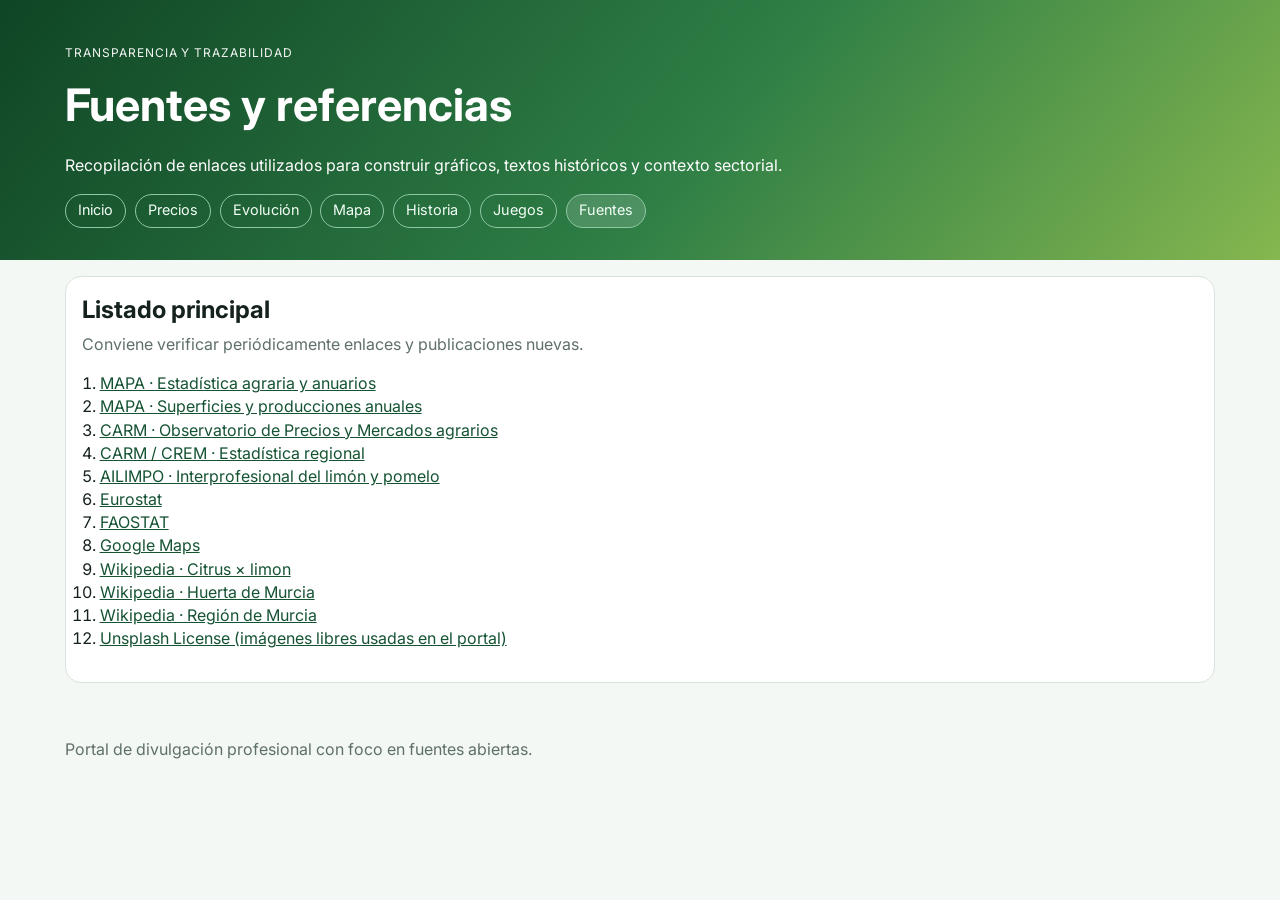
<file: fuentes.html>
<!doctype html>
<html lang="es">
  <head>
    <meta charset="UTF-8" />
    <meta name="viewport" content="width=device-width, initial-scale=1.0" />
    <title>Fuentes del Portal del Limón en Murcia</title>
    <link rel="preconnect" href="https://fonts.googleapis.com" />
    <link rel="preconnect" href="https://fonts.gstatic.com" crossorigin />
    <link href="https://fonts.googleapis.com/css2?family=Inter:wght@400;500;600;700;800&display=swap" rel="stylesheet" />
    <link rel="stylesheet" href="styles.css" />
  </head>
  <body>
    <header class="hero">
      <div class="container">
        <p class="eyebrow">Transparencia y trazabilidad</p>
        <h1>Fuentes y referencias</h1>
        <p>Recopilación de enlaces utilizados para construir gráficos, textos históricos y contexto sectorial.</p>
        <nav class="top-nav">
          <a href="index.html">Inicio</a>
          <a href="precios.html">Precios</a>
          <a href="evolucion.html">Evolución</a>
          <a href="mapa.html">Mapa</a>
          <a href="historia.html">Historia</a>
          <a href="juegos.html">Juegos</a>
          <a class="active" href="fuentes.html">Fuentes</a>
        </nav>
      </div>
    </header>

    <main class="container">
      <section class="card">
        <div class="section-head">
          <h2>Listado principal</h2>
          <p>Conviene verificar periódicamente enlaces y publicaciones nuevas.</p>
        </div>
        <ol class="sources-list">
          <li><a href="https://www.mapa.gob.es/es/estadistica/temas/default.aspx" target="_blank" rel="noopener noreferrer">MAPA · Estadística agraria y anuarios</a></li>
          <li><a href="https://www.mapa.gob.es/es/estadistica/temas/estadisticas-agrarias/agricultura/superficies-producciones-anuales-cultivos/" target="_blank" rel="noopener noreferrer">MAPA · Superficies y producciones anuales</a></li>
          <li><a href="https://www.carm.es/web/pagina?IDCONTENIDO=707&IDTIPO=100&RASTRO=c80$m22721" target="_blank" rel="noopener noreferrer">CARM · Observatorio de Precios y Mercados agrarios</a></li>
          <li><a href="https://econet.carm.es" target="_blank" rel="noopener noreferrer">CARM / CREM · Estadística regional</a></li>
          <li><a href="https://www.ailimpo.com/" target="_blank" rel="noopener noreferrer">AILIMPO · Interprofesional del limón y pomelo</a></li>
          <li><a href="https://ec.europa.eu/eurostat" target="_blank" rel="noopener noreferrer">Eurostat</a></li>
          <li><a href="https://www.fao.org/faostat/" target="_blank" rel="noopener noreferrer">FAOSTAT</a></li>
          <li><a href="https://maps.google.com" target="_blank" rel="noopener noreferrer">Google Maps</a></li>
          <li><a href="https://es.wikipedia.org/wiki/Citrus_%C3%97_limon" target="_blank" rel="noopener noreferrer">Wikipedia · Citrus × limon</a></li>
          <li><a href="https://es.wikipedia.org/wiki/Huerta_de_Murcia" target="_blank" rel="noopener noreferrer">Wikipedia · Huerta de Murcia</a></li>
          <li><a href="https://es.wikipedia.org/wiki/Regi%C3%B3n_de_Murcia" target="_blank" rel="noopener noreferrer">Wikipedia · Región de Murcia</a></li>
          <li><a href="https://unsplash.com/license" target="_blank" rel="noopener noreferrer">Unsplash License (imágenes libres usadas en el portal)</a></li>
        </ol>
      </section>
    </main>

    <footer class="container footer">
      <p>Portal de divulgación profesional con foco en fuentes abiertas.</p>
    </footer>
  </body>
</html>
</file>
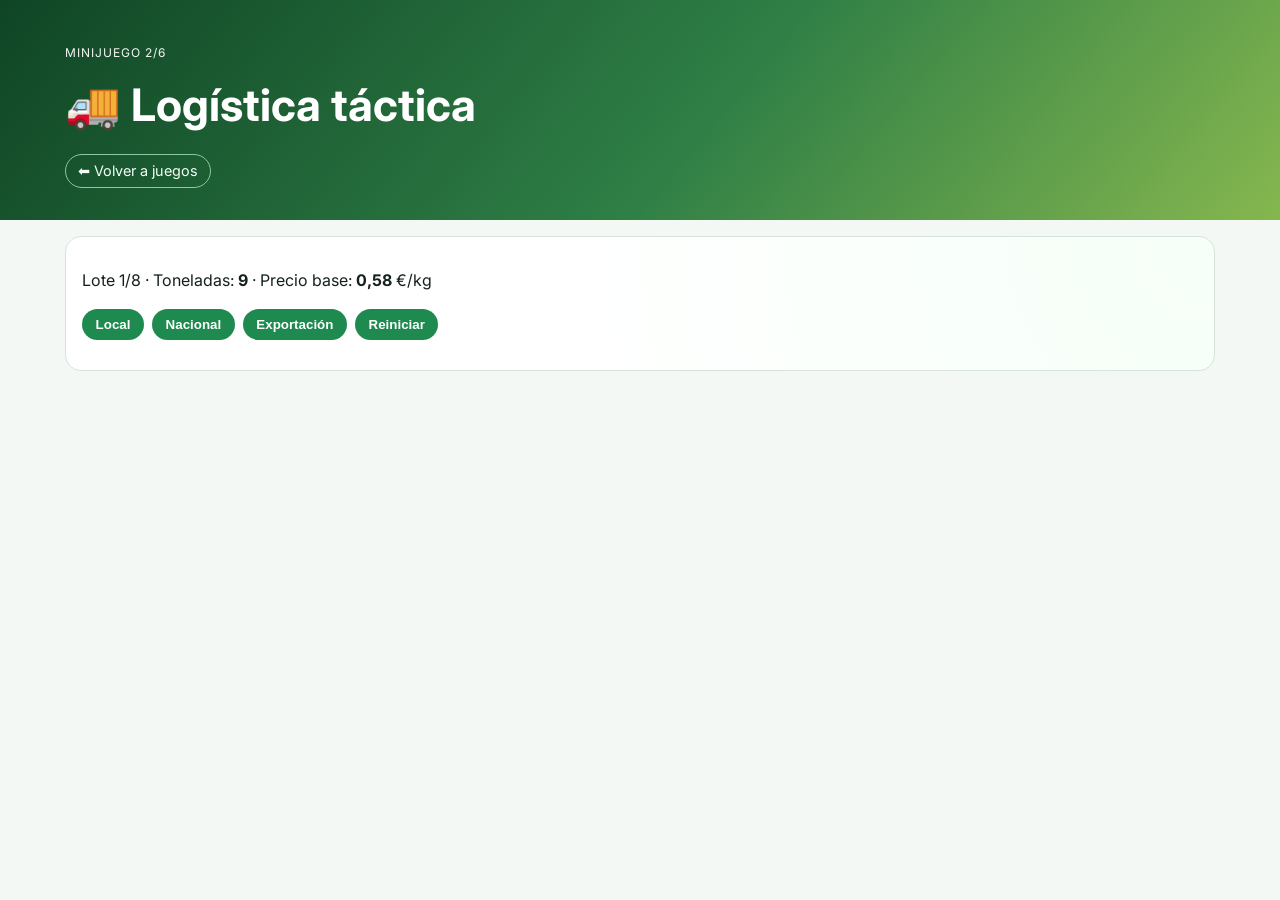
<file: juego-logistica.html>
<!doctype html>
<html lang="es">
  <head><meta charset="UTF-8" /><meta name="viewport" content="width=device-width, initial-scale=1.0" /><title>Logística Táctica</title><link rel="preconnect" href="https://fonts.googleapis.com" /><link rel="preconnect" href="https://fonts.gstatic.com" crossorigin /><link href="https://fonts.googleapis.com/css2?family=Inter:wght@400;500;600;700;800&display=swap" rel="stylesheet" /><link rel="stylesheet" href="styles.css" /></head>
  <body data-game="logistica">
    <header class="hero"><div class="container"><p class="eyebrow">Minijuego 2/6</p><h1>🚚 Logística táctica</h1><nav class="top-nav"><a href="juegos.html">⬅ Volver a juegos</a></nav></div></header>
    <main class="container"><section class="card game-screen"><p>Lote <span id="glLot">1</span>/8 · Toneladas: <strong id="glTons">0</strong> · Precio base: <strong id="glBase">0,00</strong> €/kg</p><div class="game-actions"><button class="glRoute" data-route="local" type="button">Local</button><button class="glRoute" data-route="nacional" type="button">Nacional</button><button class="glRoute" data-route="export" type="button">Exportación</button><button id="glRestart" type="button">Reiniciar</button></div><p id="glLog" class="note"></p></section></main>
    <script src="app.js"></script>
  </body>
</html>
</file>
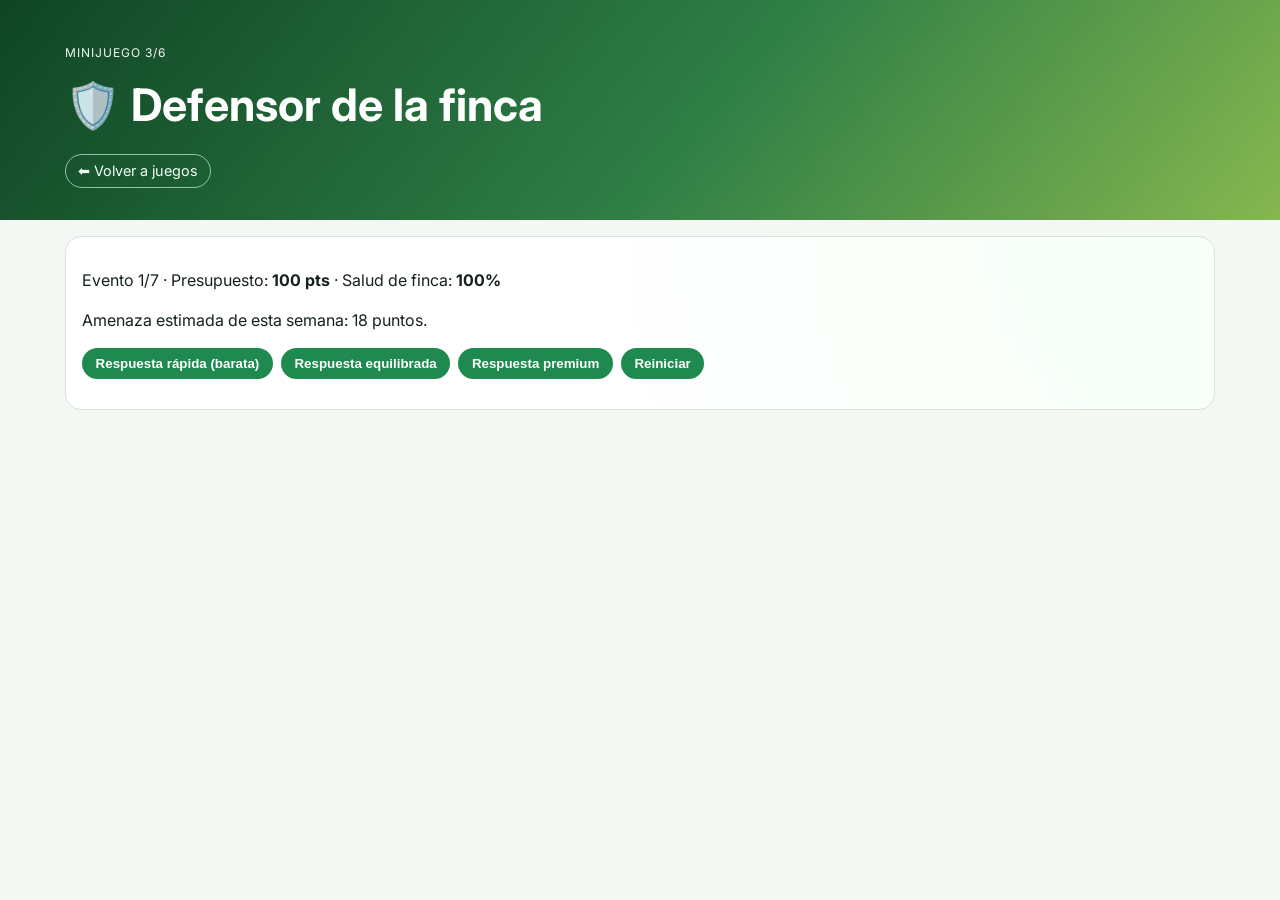
<file: juego-plagas.html>
<!doctype html>
<html lang="es">
  <head><meta charset="UTF-8" /><meta name="viewport" content="width=device-width, initial-scale=1.0" /><title>Defensor de la Finca</title><link rel="preconnect" href="https://fonts.googleapis.com" /><link rel="preconnect" href="https://fonts.gstatic.com" crossorigin /><link href="https://fonts.googleapis.com/css2?family=Inter:wght@400;500;600;700;800&display=swap" rel="stylesheet" /><link rel="stylesheet" href="styles.css" /></head>
  <body data-game="plagas">
    <header class="hero"><div class="container"><p class="eyebrow">Minijuego 3/6</p><h1>🛡️ Defensor de la finca</h1><nav class="top-nav"><a href="juegos.html">⬅ Volver a juegos</a></nav></div></header>
    <main class="container"><section class="card game-screen"><p>Evento <span id="gpRound">1</span>/7 · Presupuesto: <strong><span id="gpBudget">100</span> pts</strong> · Salud de finca: <strong><span id="gpHealth">100</span>%</strong></p><p id="gpEvent"></p><div class="game-actions"><button class="gpAction" data-action="rapida" type="button">Respuesta rápida (barata)</button><button class="gpAction" data-action="equilibrada" type="button">Respuesta equilibrada</button><button class="gpAction" data-action="premium" type="button">Respuesta premium</button><button id="gpRestart" type="button">Reiniciar</button></div><p id="gpLog" class="note"></p></section></main>
    <script src="app.js"></script>
  </body>
</html>
</file>
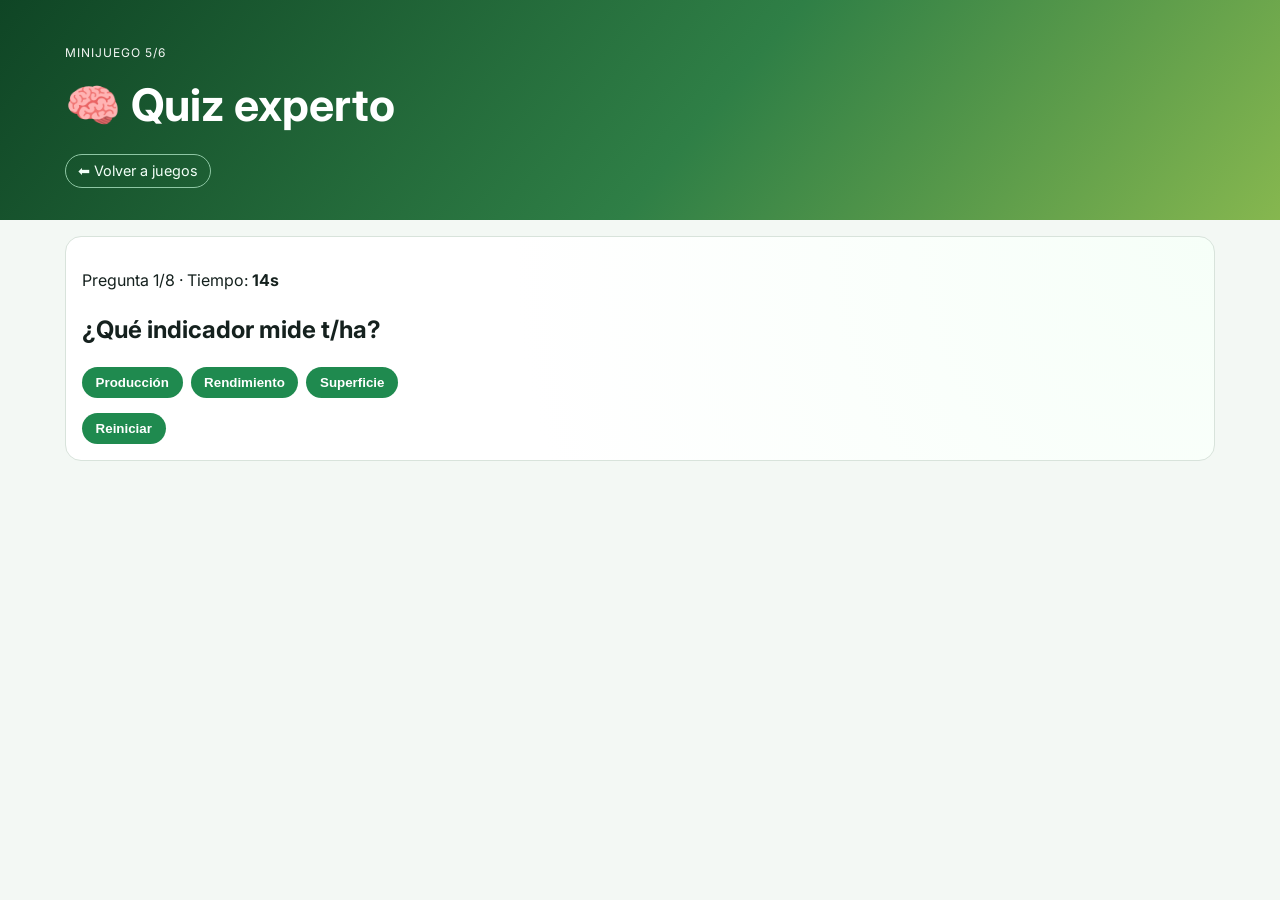
<file: juego-quiz.html>
<!doctype html>
<html lang="es">
  <head><meta charset="UTF-8" /><meta name="viewport" content="width=device-width, initial-scale=1.0" /><title>Quiz Experto Limonero</title><link rel="preconnect" href="https://fonts.googleapis.com" /><link rel="preconnect" href="https://fonts.gstatic.com" crossorigin /><link href="https://fonts.googleapis.com/css2?family=Inter:wght@400;500;600;700;800&display=swap" rel="stylesheet" /><link rel="stylesheet" href="styles.css" /></head>
  <body data-game="quizpro">
    <header class="hero"><div class="container"><p class="eyebrow">Minijuego 5/6</p><h1>🧠 Quiz experto</h1><nav class="top-nav"><a href="juegos.html">⬅ Volver a juegos</a></nav></div></header>
    <main class="container"><section class="card game-screen"><p>Pregunta <span id="gqIndex">1</span>/8 · Tiempo: <strong><span id="gqTimer">15</span>s</strong></p><h2 id="gqQ"></h2><div class="game-actions" id="gqOptions"></div><p id="gqLog" class="note"></p><button id="gqRestart" type="button">Reiniciar</button></section></main>
    <script src="app.js"></script>
  </body>
</html>
</file>
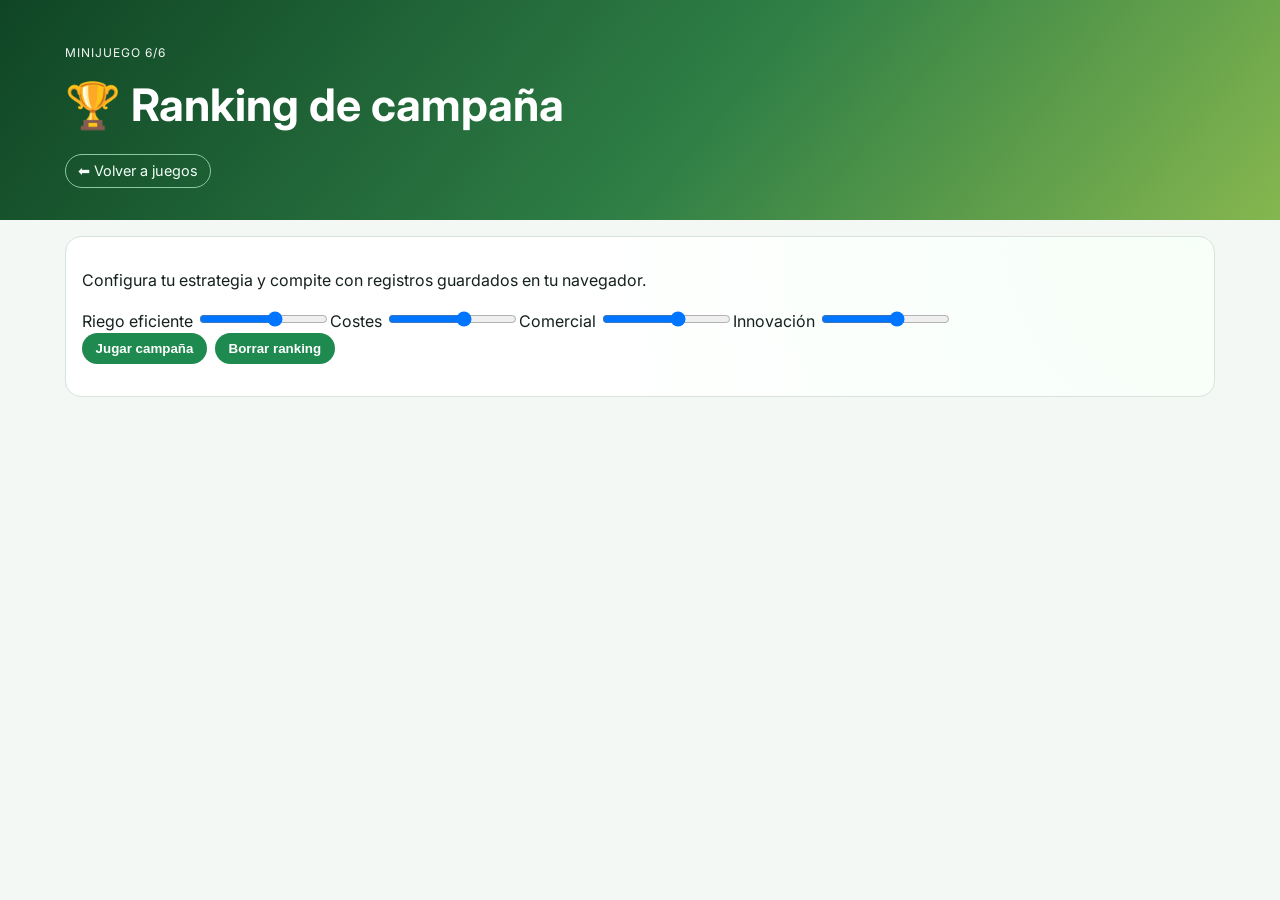
<file: juego-ranking.html>
<!doctype html>
<html lang="es">
  <head><meta charset="UTF-8" /><meta name="viewport" content="width=device-width, initial-scale=1.0" /><title>Ranking de Campaña</title><link rel="preconnect" href="https://fonts.googleapis.com" /><link rel="preconnect" href="https://fonts.gstatic.com" crossorigin /><link href="https://fonts.googleapis.com/css2?family=Inter:wght@400;500;600;700;800&display=swap" rel="stylesheet" /><link rel="stylesheet" href="styles.css" /></head>
  <body data-game="ranking">
    <header class="hero"><div class="container"><p class="eyebrow">Minijuego 6/6</p><h1>🏆 Ranking de campaña</h1><nav class="top-nav"><a href="juegos.html">⬅ Volver a juegos</a></nav></div></header>
    <main class="container"><section class="card game-screen"><p>Configura tu estrategia y compite con registros guardados en tu navegador.</p><label>Riego eficiente <input id="rkWater" type="range" min="0" max="100" value="60" /></label><label>Costes <input id="rkCost" type="range" min="0" max="100" value="60" /></label><label>Comercial <input id="rkMarket" type="range" min="0" max="100" value="60" /></label><label>Innovación <input id="rkInnovation" type="range" min="0" max="100" value="60" /></label><div class="game-actions"><button id="rkRun" type="button">Jugar campaña</button><button id="rkClear" type="button">Borrar ranking</button></div><p id="rkLog" class="note"></p><ol id="rkTable"></ol></section></main>
    <script src="app.js"></script>
  </body>
</html>
</file>
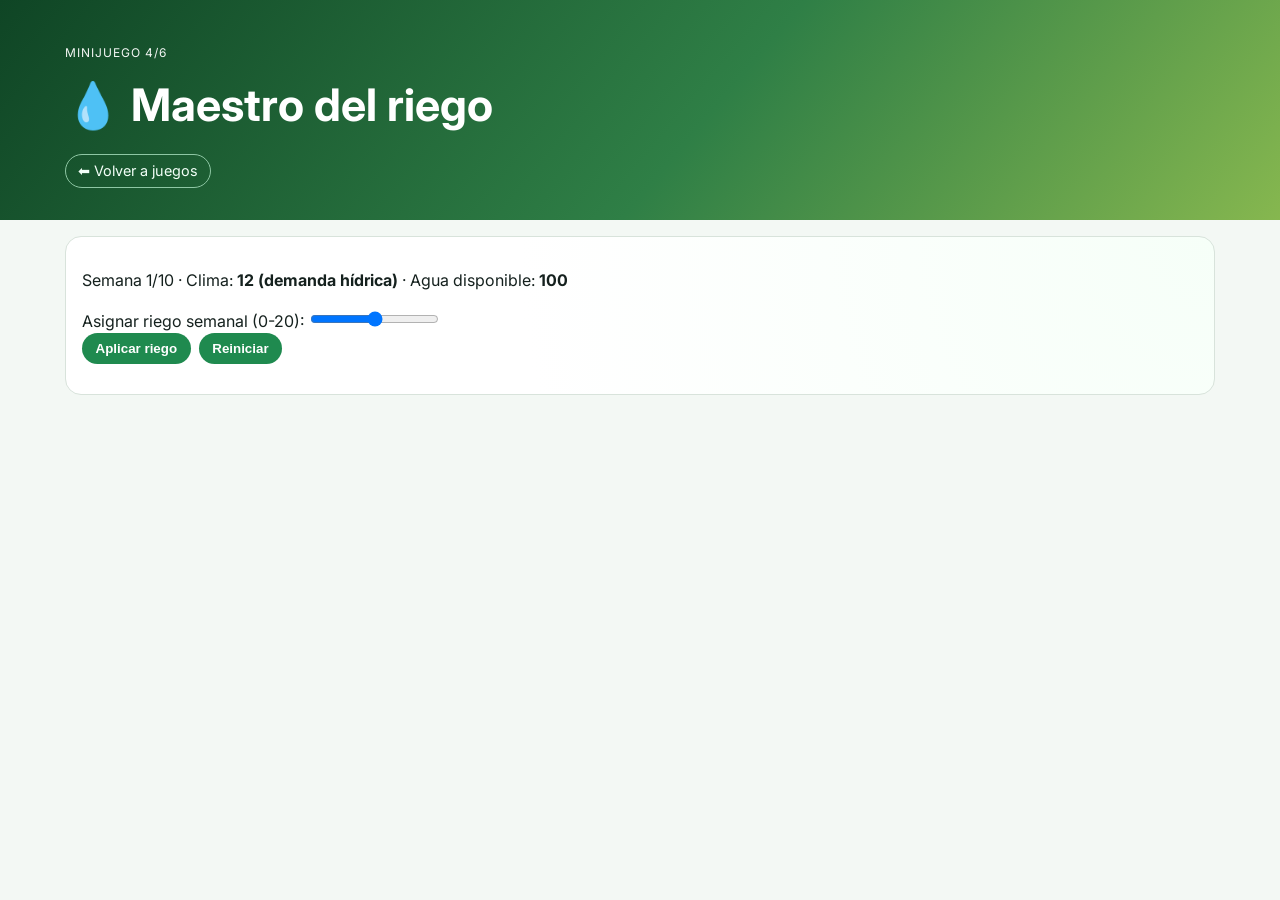
<file: juego-riego.html>
<!doctype html>
<html lang="es">
  <head><meta charset="UTF-8" /><meta name="viewport" content="width=device-width, initial-scale=1.0" /><title>Maestro del Riego</title><link rel="preconnect" href="https://fonts.googleapis.com" /><link rel="preconnect" href="https://fonts.gstatic.com" crossorigin /><link href="https://fonts.googleapis.com/css2?family=Inter:wght@400;500;600;700;800&display=swap" rel="stylesheet" /><link rel="stylesheet" href="styles.css" /></head>
  <body data-game="riego">
    <header class="hero"><div class="container"><p class="eyebrow">Minijuego 4/6</p><h1>💧 Maestro del riego</h1><nav class="top-nav"><a href="juegos.html">⬅ Volver a juegos</a></nav></div></header>
    <main class="container"><section class="card game-screen"><p>Semana <span id="grWeek">1</span>/10 · Clima: <strong id="grWeather">--</strong> · Agua disponible: <strong><span id="grWaterBank">100</span></strong></p><label>Asignar riego semanal (0-20): <input id="grInput" type="range" min="0" max="20" value="10" /></label><div class="game-actions"><button id="grApply" type="button">Aplicar riego</button><button id="grRestart" type="button">Reiniciar</button></div><p id="grLog" class="note"></p></section></main>
    <script src="app.js"></script>
  </body>
</html>
</file>
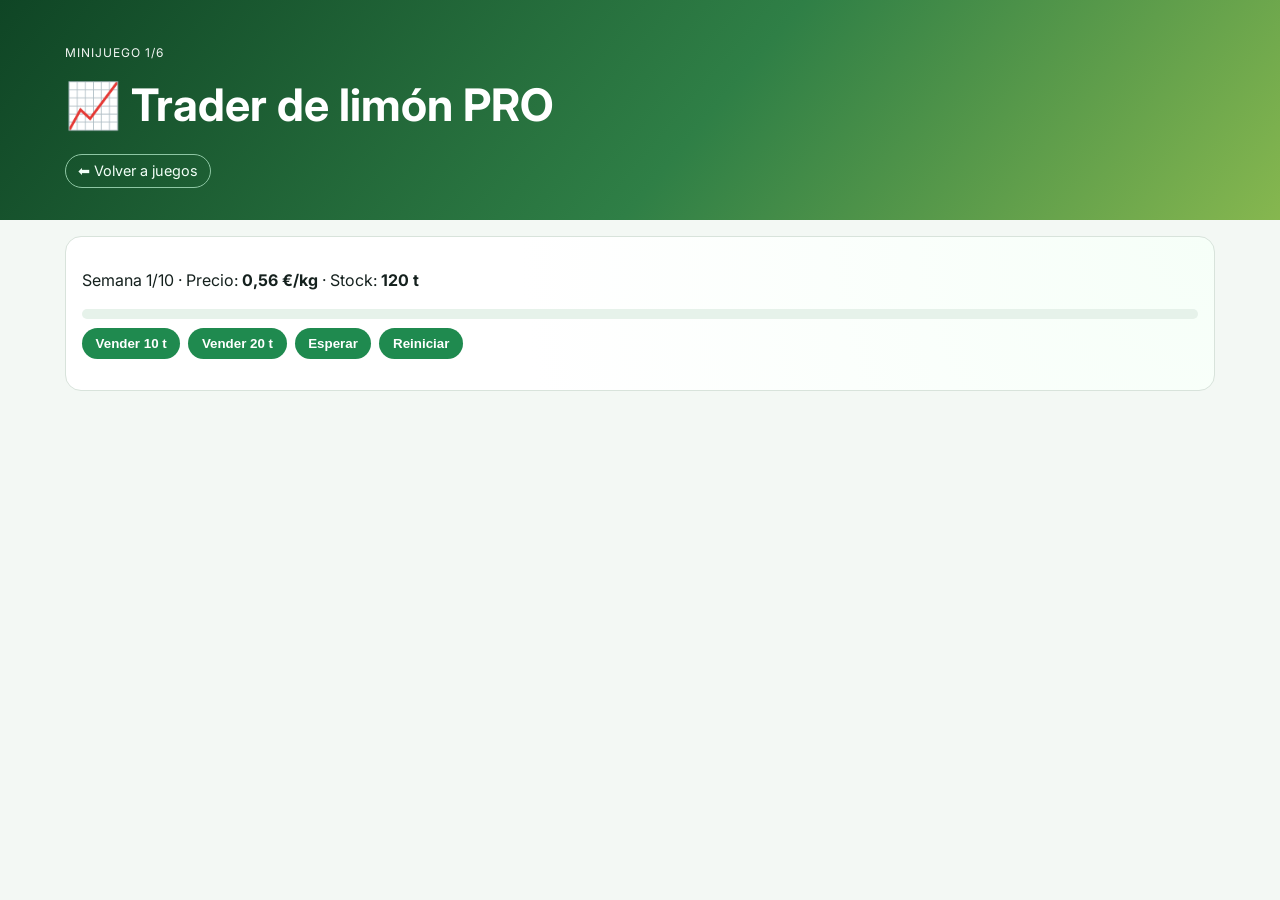
<file: juego-trader.html>
<!doctype html>
<html lang="es">
  <head>
    <meta charset="UTF-8" />
    <meta name="viewport" content="width=device-width, initial-scale=1.0" />
    <title>Trader de Limón PRO</title>
    <link rel="preconnect" href="https://fonts.googleapis.com" />
    <link rel="preconnect" href="https://fonts.gstatic.com" crossorigin />
    <link href="https://fonts.googleapis.com/css2?family=Inter:wght@400;500;600;700;800&display=swap" rel="stylesheet" />
    <link rel="stylesheet" href="styles.css" />
  </head>
  <body data-game="trader">
    <header class="hero"><div class="container"><p class="eyebrow">Minijuego 1/6</p><h1>📈 Trader de limón PRO</h1><nav class="top-nav"><a href="juegos.html">⬅ Volver a juegos</a></nav></div></header>
    <main class="container">
      <section class="card game-screen">
        <p>Semana <span id="gtWeek">1</span>/10 · Precio: <strong><span id="gtPrice">0,00</span> €/kg</strong> · Stock: <strong><span id="gtStock">120</span> t</strong></p>
        <div class="meter"><div id="gtProgress"></div></div>
        <div class="game-actions">
          <button id="gtSell10" type="button">Vender 10 t</button>
          <button id="gtSell20" type="button">Vender 20 t</button>
          <button id="gtHold" type="button">Esperar</button>
          <button id="gtRestart" type="button">Reiniciar</button>
        </div>
        <p id="gtLog" class="note"></p>
      </section>
    </main>
    <script src="app.js"></script>
  </body>
</html>
</file>
<file: styles.css>
:root {
  --bg: #f3f8f4;
  --card: #ffffff;
  --text: #15211e;
  --muted: #5f7068;
  --primary: #1f8a4f;
  --border: #d8e3db;
  --accent: #155333;
}
* { box-sizing: border-box; }
body {
  margin: 0;
  font-family: Inter, system-ui, sans-serif;
  color: var(--text);
  background: var(--bg);
  line-height: 1.45;
}
.container { width: min(1150px, 92vw); margin: 0 auto; }
.hero {
  background: linear-gradient(130deg, #0f4525, #2f7f46 55%, #86b74f);
  color: #fff;
  padding: 2rem 0;
}
.hero h1 { margin: .35rem 0; font-size: clamp(1.7rem, 3.8vw, 2.8rem); }
.hero p { max-width: 860px; }
.eyebrow { text-transform: uppercase; letter-spacing: .08em; font-size: .75rem; opacity: .95; }
.top-nav { display: flex; flex-wrap: wrap; gap: .55rem; margin-top: 1rem; }
.top-nav a {
  text-decoration: none;
  color: #f3fff8;
  border: 1px solid #8ec7a4;
  border-radius: 999px;
  padding: .35rem .75rem;
  font-size: .9rem;
}
.top-nav a.active { background: rgba(255, 255, 255, .15); }
main { padding-bottom: 1.2rem; }
.card {
  background: var(--card);
  border: 1px solid var(--border);
  border-radius: 16px;
  padding: 1rem;
  margin: 1rem 0;
}
.section-head h2 { margin: 0; }
.section-head p { margin: .35rem 0 .9rem; color: var(--muted); }
.grid-2 { display: grid; grid-template-columns: repeat(auto-fit, minmax(280px, 1fr)); gap: .85rem; }
.grid-3 { display: grid; grid-template-columns: repeat(auto-fit, minmax(220px, 1fr)); gap: .85rem; }
.kpis {
  display: grid;
  grid-template-columns: repeat(auto-fit, minmax(180px, 1fr));
  gap: .8rem;
  margin-bottom: .8rem;
}
.kpi {
  border: 1px solid var(--border);
  border-radius: 12px;
  padding: .75rem;
  background: #fcfefd;
}
.kpi .label { color: var(--muted); font-size: .82rem; }
.kpi .value { font-weight: 800; font-size: 1.3rem; }
.window-buttons { display: flex; gap: .6rem; flex-wrap: wrap; margin-bottom: .8rem; }
button {
  border: none;
  border-radius: 999px;
  padding: .5rem .85rem;
  background: var(--primary);
  color: #fff;
  font-weight: 600;
  cursor: pointer;
}
.controls-row { display: flex; align-items: center; gap: .8rem; margin-bottom: .7rem; flex-wrap: wrap; }
canvas {
  border: 1px solid var(--border);
  border-radius: 12px;
  background: #fbfdfb;
  min-height: 240px;
  max-height: 340px;
}
.chart-source {
  margin: .5rem 0 .2rem;
  color: var(--muted);
  font-size: .9rem;
}
.chart-source a, .sources-list a, .inline-source a { color: var(--accent); }
.map-wrapper iframe {
  border: 1px solid var(--border);
  border-radius: 14px;
  width: 100%;
  height: 450px;
}
.zones { display: grid; grid-template-columns: repeat(auto-fit,minmax(220px,1fr)); gap: .7rem; margin-top: .8rem; }
.zone { border: 1px solid var(--border); border-radius: 10px; padding: .7rem; background:#fafdfa; }
.zone strong { display: block; }
.timeline { display: grid; gap: .9rem; }
.timeline article { border-left: 4px solid #81bf92; padding-left: .8rem; }
.timeline p { margin-top: .2rem; }
.inline-source { color: var(--muted); font-size: .9rem; }
.game { border:1px solid var(--border); border-radius: 12px; padding: .8rem; background:#f9fcfa; }

.games-grid { display: grid; grid-template-columns: repeat(auto-fit, minmax(300px, 1fr)); gap: .9rem; }
.game-highlight { border: 1px solid #b8d6c4; background: linear-gradient(180deg, #f7fdf9, #f1faf4); }
.game label { display: block; margin: .5rem 0; font-size: .95rem; }
.game input[type="range"] { width: 100%; }
.game-actions { display: flex; gap: .5rem; flex-wrap: wrap; }
.note { color: var(--muted); font-size: .9rem; }
.sources-list { padding-left: 1.1rem; }
.footer { color: var(--muted); padding: .2rem 0 1.3rem; }
.feature-list { margin: 0; padding-left: 1.15rem; }
@media (max-width: 700px) {
  .map-wrapper iframe { height: 340px; }
}


.games-catalog {
  display: grid;
  grid-template-columns: repeat(auto-fit, minmax(260px, 1fr));
  gap: .85rem;
}
.game-card-link {
  display: block;
  text-decoration: none;
  color: var(--text);
  border: 1px solid #cfe1d5;
  border-radius: 14px;
  padding: .9rem;
  background: linear-gradient(160deg, #fbfffc, #f2faf5);
  min-height: 110px;
}
.game-card-link strong { display: block; margin-bottom: .35rem; }
.game-card-link:hover { transform: translateY(-2px); }
.game-screen { background: radial-gradient(circle at top right, #f6fff8, #ffffff 60%); }
.meter { height: 10px; background: #e6f2ea; border-radius: 999px; overflow: hidden; margin: .6rem 0; }
.meter div { height: 100%; width: 0%; background: linear-gradient(90deg, #1f8a4f, #7ac56b); transition: width .3s ease; }

.visual-banner img {
  width: 100%;
  height: clamp(220px, 34vw, 380px);
  object-fit: cover;
  border-radius: 12px;
  border: 1px solid var(--border);
}
.photo-grid {
  display: grid;
  grid-template-columns: repeat(auto-fit, minmax(240px, 1fr));
  gap: .85rem;
}
.visual-card {
  margin: 0;
  border: 1px solid var(--border);
  border-radius: 12px;
  overflow: hidden;
  background: #fbfefc;
}
.visual-card img {
  width: 100%;
  height: 190px;
  object-fit: cover;
}
.visual-card figcaption {
  padding: .6rem .7rem;
  color: var(--muted);
  font-size: .88rem;
}
.visual-card a { color: var(--accent); }
</file>
